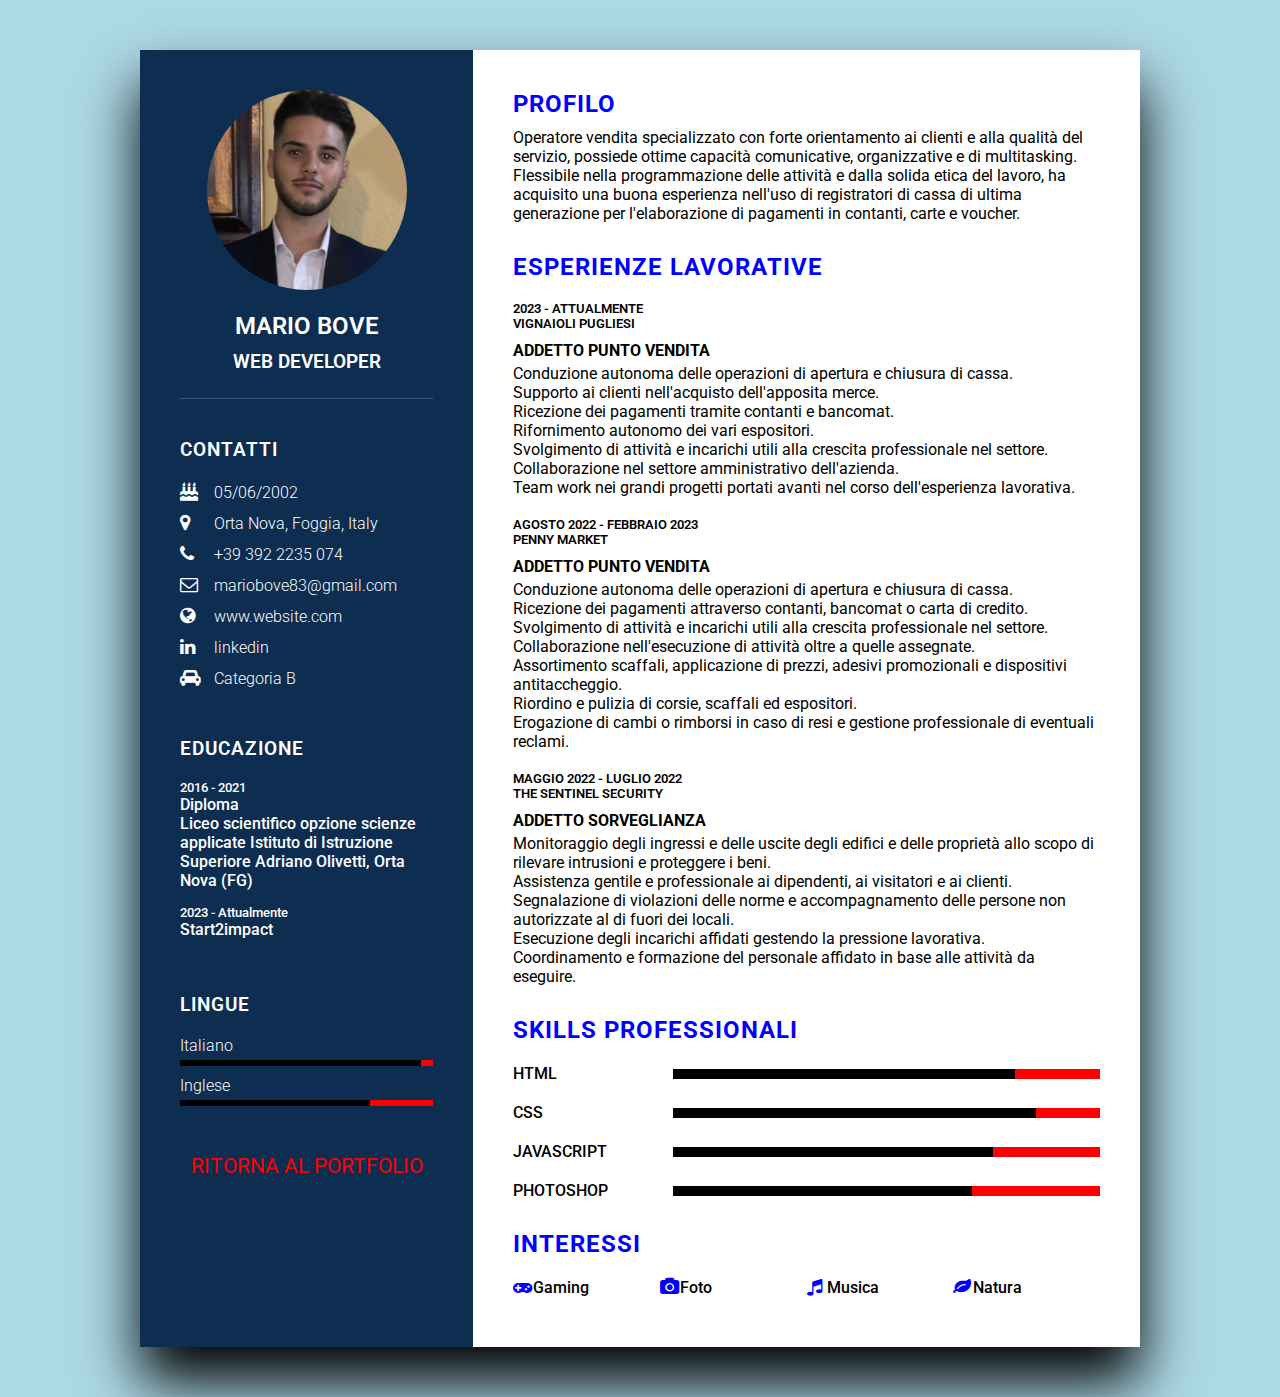
<file: cvv/index-cvv.html>
<!DOCTYPE html>
<html lang="en">
<head>
    <meta charset="UTF-8">
    <meta http-equiv="X-UA-Compatible" content="IE=edge">
    <meta name="viewport" content="width=device-width, initial-scale=1.0">
    <link rel="stylesheet" type="text/css" href="assets/style.css">
    <link rel="preconnect" href="https://fonts.googleapis.com">
<link rel="preconnect" href="https://fonts.gstatic.com" crossorigin>
<link href="https://fonts.googleapis.com/css2?family=Inconsolata:wght@500;700&family=Roboto:wght@400;500;700&display=swap" rel="stylesheet">
    <link rel="stylesheet" href="https://cdnjs.cloudflare.com/ajax/libs/font-awesome/4.7.0/css/font-awesome.css" integrity="sha512-5A8nwdMOWrSz20fDsjczgUidUBR8liPYU+WymTZP1lmY9G6Oc7HlZv156XqnsgNUzTyMefFTcsFH/tnJE/+xBg==" crossorigin="anonymous" referrerpolicy="no-referrer" />
    <title>Document</title>
</head>
<body>
    <div class="container">
        <div class="left-side">
            <div class="profileText">
                <div class="imgbx">
                    <img src="image/image0.jpeg">
                </div>
                <h2>Mario Bove<br><span>Web Developer</span></h2>
            </div>
            <div class="contactinfo">
                <h3 class="title">Contatti</h3>
                <ul>
                    <li>
                        <span class="icon"><i class="fa fa-birthday-cake" aria-hidden="true"></i></span>
                        <span class="text">05/06/2002</span>
                    </li>
                    <li>
                        <span class="icon"><i class="fa fa-map-marker" aria-hidden="true"></i></span>
                        <span class="text">Orta Nova, Foggia, Italy</span>
                    </li>
                    <li>
                        <span class="icon"><i class="fa fa-phone" aria-hidden="true"></i></span>
                        <span class="text">+39 392 2235 074</span>
                    </li>
                    <li>
                        <span class="icon"><i class="fa fa-envelope-o" aria-hidden="true"></i></span>
                        <span class="text"><a href="mailto:mariobove83@gmail.com">mariobove83@gmail.com</a></span>
                    </li>
                    <li>
                        <span class="icon"><i class="fa fa-globe" aria-hidden="true"></i></span>
                        <span class="text">www.website.com</span>
                    </li>
                    <li>
                        <span class="icon"><i class="fa fa-linkedin" aria-hidden="true"></i></span>
                        <span class="text"><a href="https://www.linkedin.com/in/mario-bove-aa6117261/">linkedin</a>  </span>
                    </li>
                    <li>
                        <span class="icon"><i class="fa fa-car" aria-hidden="true"></i></span>
                        <span class="text">Categoria B</span>
                    </li>
                </ul>
            </div>
            <div class="contactinfo education">
                <h3 class="title">Educazione</h3>
                <ul>
                    <li>
                        <h5>2016 - 2021</h5>
                        <h4>Diploma <br> Liceo scientifico opzione scienze applicate
                            Istituto di Istruzione Superiore Adriano Olivetti, Orta Nova
                            (FG)</h4>
                    </li>
                    <li>
                        <h5>2023 - Attualmente</h5>
                        <h4>Start2impact</h4>
                    </li>
                </ul>
            </div>
            <div class="contactinfo language">
                <h3 class="title">lingue</h3>
                <ul>
                    <li>
                       <span class="text">Italiano</span>
                       <spam class="percentuale">
                        <div style="width: 95%;"></div>
                       </span> 
                    </li>
                    <li>
                        <span class="text">Inglese</span>
                        <spam class="percentuale">
                            <div style="width: 75%;"></div>
                        </span> 
                     </li>
                </ul>
            </div>
            <div class="back">
                <a href="../index.html" target="_blank" class="port">Ritorna al Portfolio</a>
            </div>
        </div>
        <div class="right-side">
            <div class="about">
                <h2 class="title2">Profilo</h2>
                <p>Operatore vendita
                    specializzato con forte
                    orientamento ai clienti e alla
                    qualità del servizio, possiede
                    ottime capacità comunicative,
                    organizzative e di
                    multitasking. Flessibile nella
                    programmazione delle attività
                    e dalla solida etica del lavoro,
                    ha acquisito una buona
                    esperienza nell'uso di
                    registratori di cassa di ultima
                    generazione per l'elaborazione
                    di pagamenti in contanti, carte
                    e voucher.
                </p>
            </div>
            <div class="about">
                <h2 class="title2">Esperienze lavorative</h2>
                <div class="box">
                    <div class="year-company">
                        <h5>2023 - Attualmente</h5>
                        <h5>Vignaioli Pugliesi</h5>
                    </div>
                    <div class="text">
                        <h4>Addetto punto vendita</h4>
                        <p>Conduzione autonoma delle operazioni di apertura e chiusura 
                            di cassa. <br> Supporto ai clienti nell'acquisto dell'apposita
                            merce. <br> Ricezione dei pagamenti tramite contanti e bancomat.
                            <br> Rifornimento autonomo dei vari espositori. <br> Svolgimento 
                            di attività e incarichi utili alla crescita professionale nel settore.
                            <br> Collaborazione nel settore amministrativo dell'azienda. <br>
                            Team work nei grandi progetti portati avanti nel corso dell'esperienza 
                            lavorativa.
                        </p>
                    </div>
                </div>
                <div class="box">
                    <div class="year-company">
                        <h5>Agosto 2022 - Febbraio 2023</h5>
                        <h5>Penny Market</h5>
                    </div>
                    <div class="text">
                        <h4>Addetto punto vendita</h4>
                        <p> 
                            <ul>
                                <li>
                                    Conduzione autonoma delle operazioni di apertura e
                            chiusura di cassa.
                                </li>
                                <li>Ricezione dei pagamenti attraverso contanti, bancomat o
                                    carta di credito.</li>
                                <li>Svolgimento di attività e incarichi utili alla crescita
                                    professionale nel settore.</li>
                                <li>Collaborazione nell'esecuzione di attività oltre a quelle
                                    assegnate.</li>
                                <li>Assortimento scaffali, applicazione di prezzi, adesivi
                                    promozionali e dispositivi antitaccheggio.</li>
                                <li>Riordino e pulizia di corsie, scaffali ed espositori. </li>
                                <li>Erogazione di cambi o rimborsi in caso di resi e gestione
                                    professionale di eventuali reclami.</li>
                            </ul>
                        </p>
                    </div>
                </div>
                <div class="box">
                    <div class="year-company">
                        <h5>Maggio 2022 - Luglio 2022</h5>
                        <h5>The Sentinel Security</h5>
                    </div>
                    <div class="text">
                        <h4>Addetto Sorveglianza</h4>
                        <p>
                        <ul>
                            <li>Monitoraggio degli ingressi e delle uscite degli edifici e delle
                                proprietà allo scopo di rilevare intrusioni e proteggere i beni.</li>
                            <li>Assistenza gentile e professionale ai dipendenti, ai visitatori
                                e ai clienti.</li>
                            <li>Segnalazione di violazioni delle norme e accompagnamento
                                delle persone non autorizzate al di fuori dei locali.</li>
                            <li>Esecuzione degli incarichi affidati gestendo la pressione
                                lavorativa.</li>
                            <li>Coordinamento e formazione del personale affidato in base
                                alle attività da eseguire.</li>
                        </ul> 
                        </p>
                    </div>
                </div>
            </div>
            <div class="about skills">
                <h2 class="title2">Skills Professionali</h2>
                <div class="box">
                    <h4>HTML</h4>
                    <div class="percentuale">
                        <div style="width: 80%;"></div>
                    </div>
                </div>
                <div class="box">
                    <h4>CSS</h4>
                    <div class="percentuale">
                        <div style="width: 85%;"></div>
                    </div>
                </div>
                <div class="box">
                    <h4>JavaScript</h4>
                    <div class="percentuale">
                        <div style="width: 75%;"></div>
                    </div>
                </div>
                <div class="box">
                    <h4>Photoshop</h4>
                    <div class="percentuale">
                        <div style="width: 70%;"></div>
                    </div>
                </div>
            </div>
            <div class="about interest">
                <h2 class="title2">Interessi</h2>
                <ul>
                    <li> <i class="fa fa-gamepad" aria-hidden="true"></i>Gaming</li>
                    <li><i class="fa fa-camera" aria-hidden="true"></i>Foto</li>
                    <li><i class="fa fa-music" aria-hidden="true"></i>Musica</li>
                    <li><i class="fa fa-leaf" aria-hidden="true"></i>Natura</li>
                </ul>
            </div>
        </div>
    </div>
</body>
</html>
</file>
<file: cvv/assets/style.css>
*{
    margin: 0;
    padding: 0;
    box-sizing: border-box;
}
body{
    background: lightblue;
    display: flex;
    justify-content: center;
    align-items: center;
    min-height: 100vh;
    font-family: 'Inconsolata', monospace;
font-family: 'Roboto', sans-serif;
}
.container{
    position: relative;
    width: 100%;
    max-width: 1000px;
    min-height: 1000px;
    background: white;
    margin: 50px;
    display: grid;
    grid-template-columns: 1fr 2fr;
    box-shadow: 0 35px 55px rgba(0, 0, 0, 1);
}
.container .left-side{
    position: relative;
    background: rgb(13, 45, 81);
    padding: 40px;
}
.container .right-side{
    position: relative;
    background:white;
    padding: 40px;
}
.profileText{
    position: relative;
    display: flex;
    flex-direction: column;
    align-items: center;
    padding-bottom: 20px;
    border-bottom: 1px solid rgba(255,255,255,0.2);
}
.profileText .imgbx{
    position: relative;
    width: 200px;
    height: 200px;
    border-radius: 50%;
    overflow: hidden;
}
.profileText .imgbx img{
    position: absolute;
    top: 0;
    left: 0;
    width: 100%;
    height: 100%;
    object-fit: cover;
}
.profileText h2{
color: white;
font-size: 1.5em;
margin-top: 20px;
text-transform: uppercase;
text-align: center;
font-weight: 600;
line-height: 1.4em;
}
.profileText h2 span{
    font-size: 0.8em;
    font-weight: 300em;
}
.contactinfo{
    padding-top: 40px;
}
.title{
    color: white;
    text-transform: uppercase;
    font-weight: 600;
    letter-spacing: 1px;
    margin-bottom: 20px;
}
.contactinfo ul{
    position: relative;
}
.contactinfo ul li{
    list-style: none;
    position: relative;
    margin: 10px 0;
    cursor: default;
}
.contactinfo ul li .icon{
    display: inline-block;
    width: 30px;
    font-size: 18px;
    color: white;
}
.contactinfo ul li span{
    color: white;
    font-weight: 300;
}
/*LINK CONTATTI*/
a{
    color: white;
    text-decoration: none;
}
/*EDUCAZIONE*/
.contactinfo.education li{
    margin-bottom: 15px;
}
.contactinfo.education h5{
    color: white;
    font-weight: 500;
}
.contactinfo.education h4{
    color: white;
    font-weight: 500;
}
/*LINGUA*/
.contactinfo.language .percentuale{
    position: relative;
    width: 100%;
    height: 6px;
    background: red;
    display: block;
    margin-top: 5px;
}
.contactinfo.language .percentuale div{
    position: absolute;
    top: 0;
    left: 0;
    height: 100%;
    background: black;
}

.back{
    margin-top: 3rem;
    text-transform:uppercase;
    text-align: center;
}

.port{
    justify-content: center;
    color: red;
    font-size: 1.3rem;
}

.port:hover{
    color: black;
}

/*PROFILO*/
.about{
    margin-bottom: 30px;
}
.about:last-child{
    margin-bottom: 0;
}
.title2{
    color: blue;
    text-transform: uppercase;
    letter-spacing: 1px;
    margin-bottom: 10px;
}
p{
    color: black;
}
.about .box{
    display: flex;
    flex-direction: column;
    margin: 20px 0 ;
    gap: 10px;
}
/*ESPERIENZE LAVORATIVE*/
.about .box .year-company{
    min-width: 150px;    
}
.about .box .year-company h5{
    text-transform: uppercase;
    color: black;
    font-weight: 600;
}
.about .box .text h4{
    text-transform: uppercase;
    color: black;
    font-size: 16px;
    margin-bottom: 4px;
}
/*SKILLS*/
.skills .box{
    position: relative;
    width: 100%;
    display: grid;
    grid-template-columns: 150px 1fr;
    justify-content: center;
    align-items: center;
}
.skills .box h4{
    text-transform: uppercase;
    color: black;
    font-weight: 500;
}
.skills .box .percentuale{
    position: relative;
    width: 100%;
    height: 10px;
    background: red;
}
.skills .box .percentuale div{
    position: absolute;
    top: 0;
    left: 0;
    height: 100%;
    background: black;
}
/*INTERESSI*/
.interest ul{
    display: grid;
    grid-template-columns: repeat(4,1fr);
}
.interest ul li{
    list-style: none;
    font-weight: 500;
    margin: 10px 0;
}
.interest ul li .fa{
    color: blue;
    font-size: 18px;
    width: 20px;
}
.box .text ul li{
    list-style: none;
}
@media (max-width:1000px){
    .container{
        margin: 10px;
        grid-template-columns: repeat(1,1fr);
    }
    .interest ul{
        grid-template-columns: repeat(2,1fr);
    }
}
@media (max-width:600px){
    .skills .box{
        grid-template-columns: repeat(1,1fr);
    }
}
</file>
